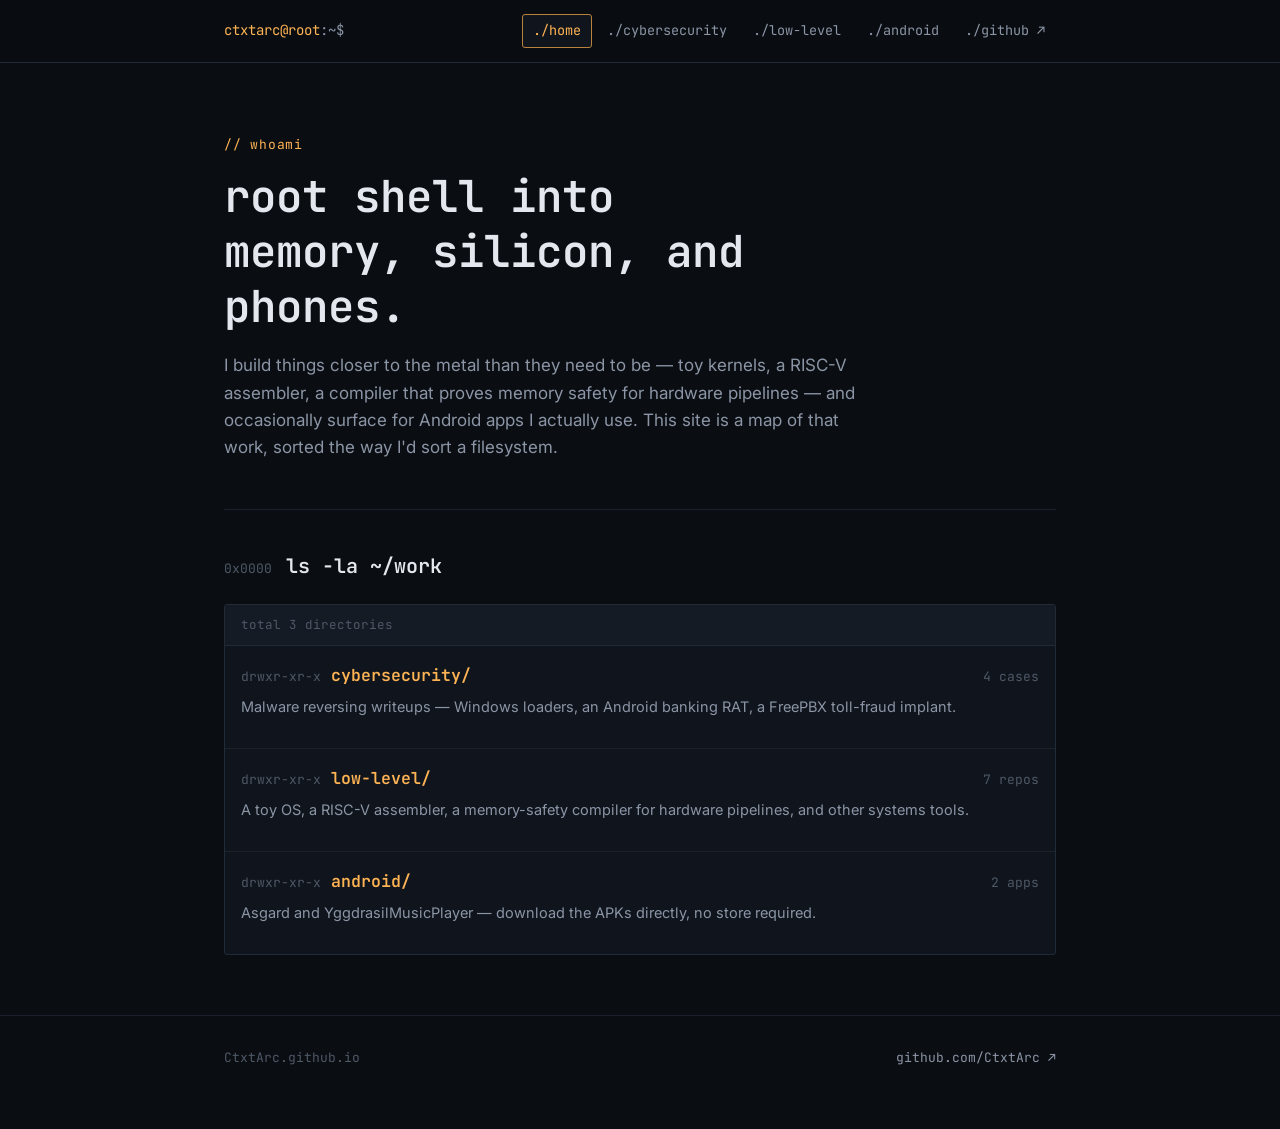
<file: index.html>
<!DOCTYPE html>
<html lang="en">
<head>
<meta charset="UTF-8">
<meta name="viewport" content="width=device-width, initial-scale=1.0">
<title>CtxtArc</title>
<meta name="description" content="CtxtArc — cybersecurity, low-level systems programming, and Android projects.">
<link rel="icon" href="data:,">
<link rel="preconnect" href="https://fonts.googleapis.com">
<link rel="preconnect" href="https://fonts.gstatic.com" crossorigin>
<link href="https://fonts.googleapis.com/css2?family=Inter:wght@400;500;600&family=JetBrains+Mono:wght@400;500;600;700&display=swap" rel="stylesheet">
<link rel="stylesheet" href="css/style.css">
</head>
<body>

<header class="topbar">
  <div class="topbar-inner">
    <div class="prompt"><span class="sigil">ctxtarc@root</span>:~$</div>
    <nav class="navpaths">
      <a href="index.html">./home</a>
      <a href="cybersecurity.html">./cybersecurity</a>
      <a href="lowlevel.html">./low-level</a>
      <a href="android.html">./android</a>
      <a href="https://github.com/CtxtArc">./github ↗</a>
    </nav>
  </div>
</header>

<main class="wrap">

  <section class="hero">
    <p class="eyebrow">// whoami</p>
    <h1>root shell into memory, silicon, and phones.</h1>
    <p class="lede">
      I build things closer to the metal than they need to be — toy kernels, a RISC-V
      assembler, a compiler that proves memory safety for hardware pipelines — and
      occasionally surface for Android apps I actually use. This site is a map of
      that work, sorted the way I'd sort a filesystem.
    </p>
  </section>

  <section class="section">
    <div class="section-head">
      <span class="offset">0x0000</span>
      <h2>ls -la ~/work</h2>
    </div>

    <div class="dirlist">
      <div class="dirlist-header">total 3 directories</div>

      <a class="direntry" href="cybersecurity.html">
        <div class="direntry-row">
          <span class="direntry-perm">drwxr-xr-x</span>
          <span class="direntry-name">cybersecurity/</span>
          <span class="direntry-count">4 cases</span>
        </div>
        <p class="direntry-desc">Malware reversing writeups — Windows loaders, an Android banking RAT, a FreePBX toll-fraud implant.</p>
      </a>

      <a class="direntry" href="lowlevel.html">
        <div class="direntry-row">
          <span class="direntry-perm">drwxr-xr-x</span>
          <span class="direntry-name">low-level/</span>
          <span class="direntry-count">7 repos</span>
        </div>
        <p class="direntry-desc">A toy OS, a RISC-V assembler, a memory-safety compiler for hardware pipelines, and other systems tools.</p>
      </a>

      <a class="direntry" href="android.html">
        <div class="direntry-row">
          <span class="direntry-perm">drwxr-xr-x</span>
          <span class="direntry-name">android/</span>
          <span class="direntry-count">2 apps</span>
        </div>
        <p class="direntry-desc">Asgard and YggdrasilMusicPlayer — download the APKs directly, no store required.</p>
      </a>
    </div>
  </section>

</main>

<footer class="sitefoot">
  <div class="wrap sitefoot-row">
    <span>CtxtArc.github.io</span>
    <a href="https://github.com/CtxtArc">github.com/CtxtArc ↗</a>
  </div>
</footer>

<script src="js/main.js"></script>
</body>
</html>
</file>
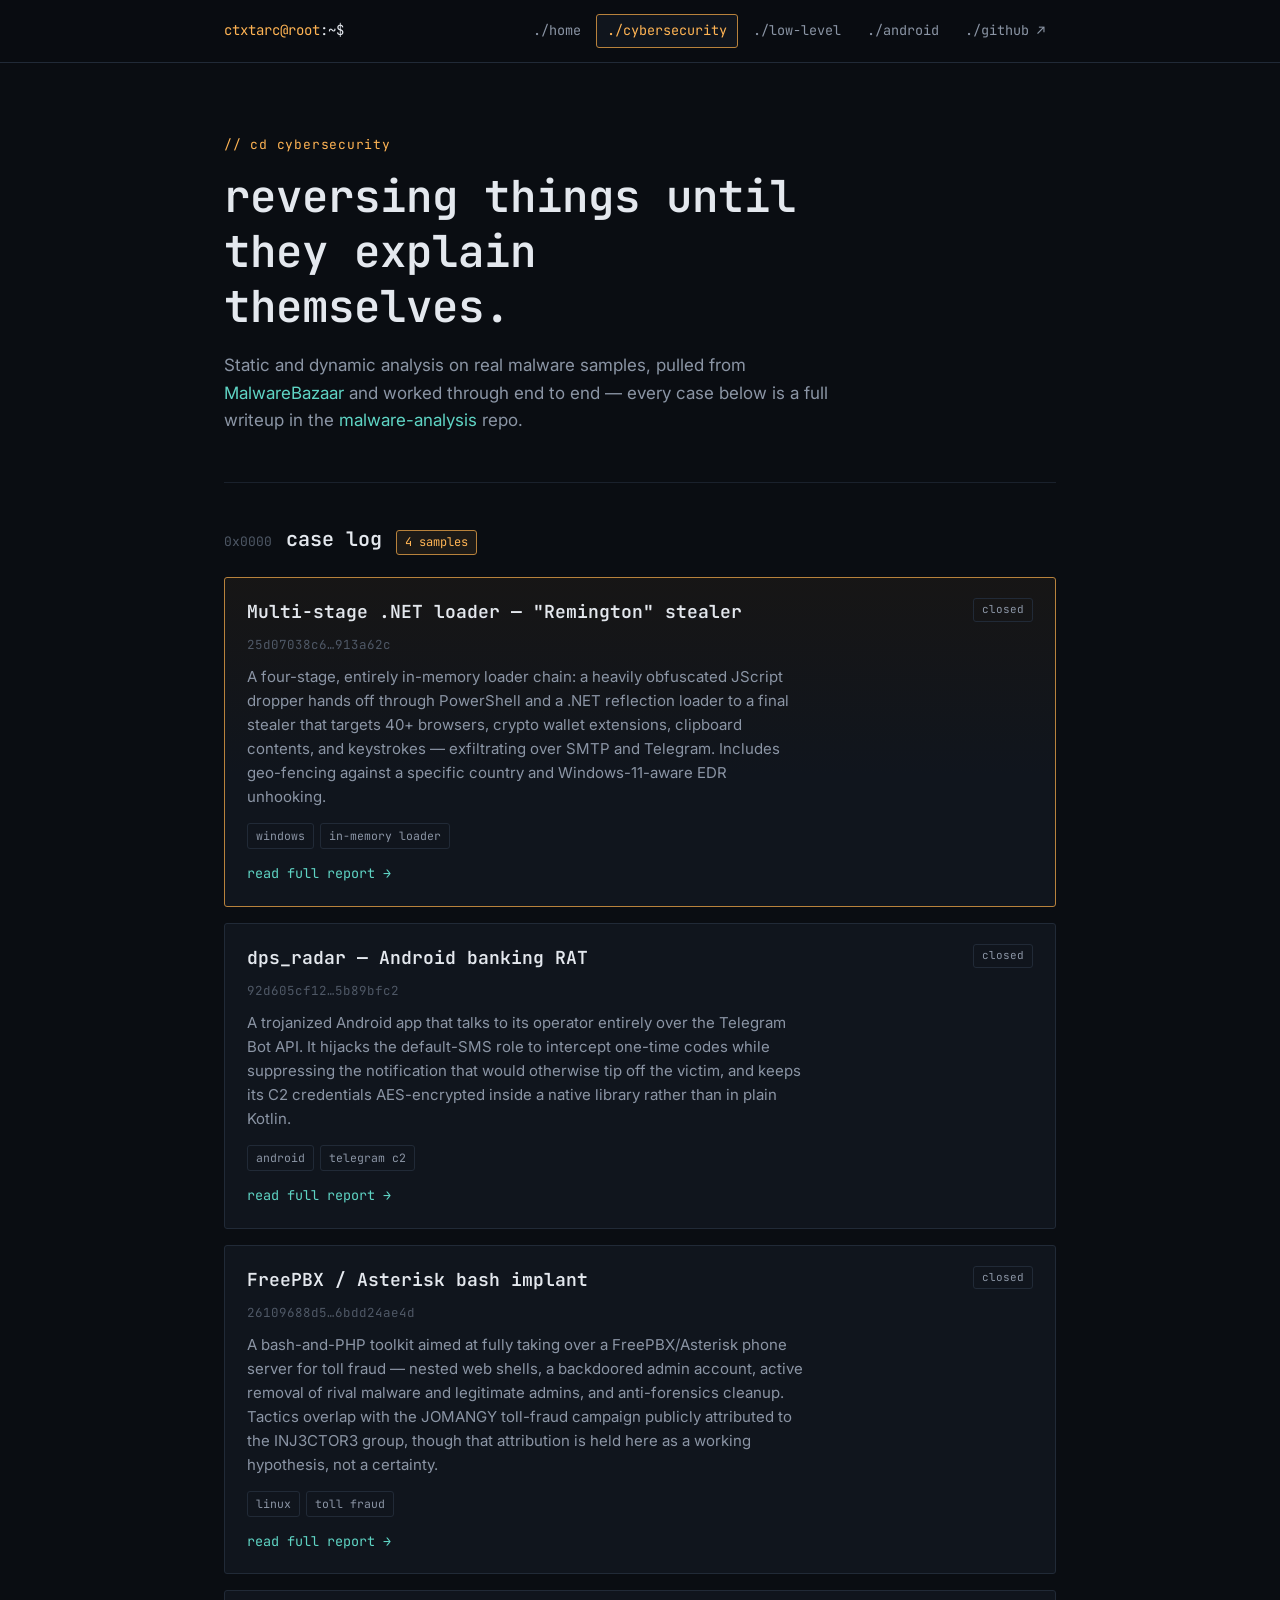
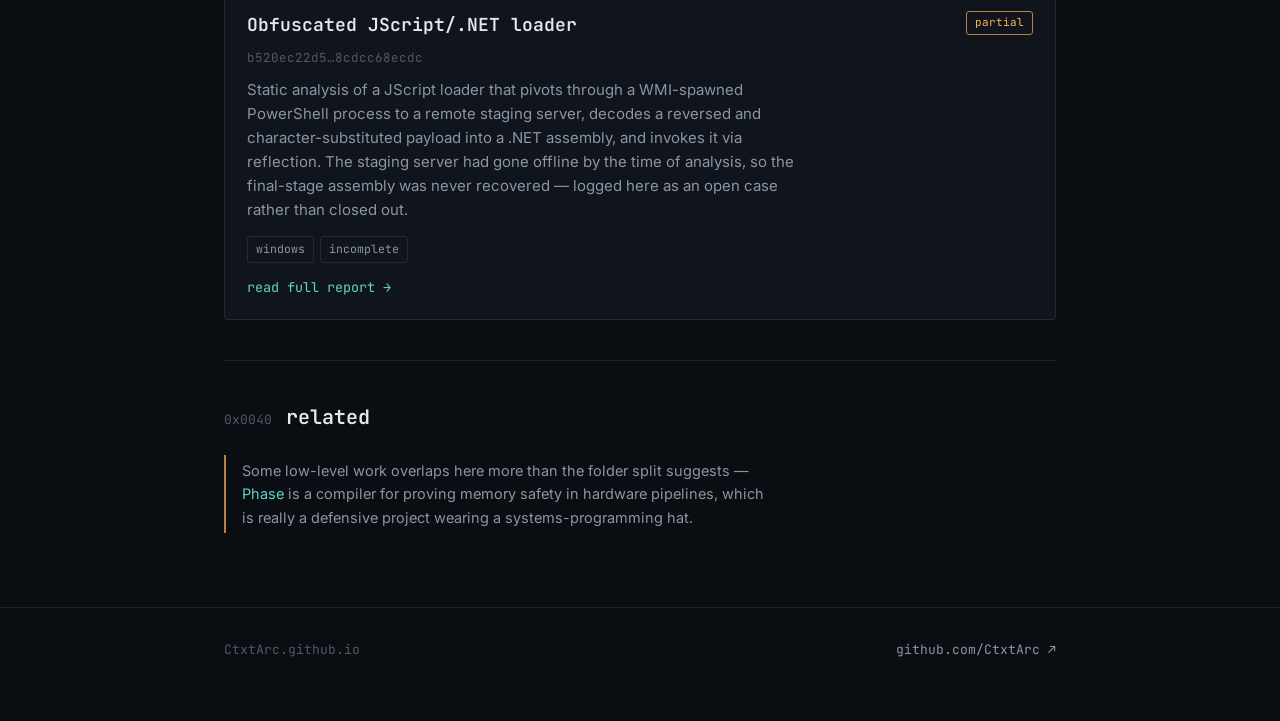
<file: cybersecurity.html>
<!DOCTYPE html>
<html lang="en">
<head>
<meta charset="UTF-8">
<meta name="viewport" content="width=device-width, initial-scale=1.0">
<title>Cybersecurity — CtxtArc</title>
<meta name="description" content="Malware analysis case log — writeups on reversing real samples, by CtxtArc.">
<link rel="icon" href="data:,">
<link rel="preconnect" href="https://fonts.googleapis.com">
<link rel="preconnect" href="https://fonts.gstatic.com" crossorigin>
<link href="https://fonts.googleapis.com/css2?family=Inter:wght@400;500;600&family=JetBrains+Mono:wght@400;500;600;700&display=swap" rel="stylesheet">
<link rel="stylesheet" href="css/style.css">
</head>
<body>

<header class="topbar">
  <div class="topbar-inner">
    <div class="prompt"><a href="index.html"><span class="sigil">ctxtarc@root</span>:~$</a></div>
    <nav class="navpaths">
      <a href="index.html">./home</a>
      <a href="cybersecurity.html">./cybersecurity</a>
      <a href="lowlevel.html">./low-level</a>
      <a href="android.html">./android</a>
      <a href="https://github.com/CtxtArc">./github ↗</a>
    </nav>
  </div>
</header>

<main class="wrap">

  <section class="hero">
    <p class="eyebrow">// cd cybersecurity</p>
    <h1>reversing things until they explain themselves.</h1>
    <p class="lede">
      Static and dynamic analysis on real malware samples, pulled from
      <a href="https://bazaar.abuse.ch/">MalwareBazaar</a> and worked through end
      to end — every case below is a full writeup in the
      <a href="https://github.com/CtxtArc/malware-analysis">malware-analysis</a> repo.
    </p>
  </section>

  <section class="section">
    <div class="section-head">
      <span class="offset">0x0000</span>
      <h2>case log</h2>
      <span class="tag">4 samples</span>
    </div>

    <div class="projects">

      <article class="card featured">
        <div class="card-head">
          <h3 class="card-title">Multi-stage .NET loader — "Remington" stealer</h3>
          <span class="status-badge">closed</span>
        </div>
        <p class="case-hash" title="25d07038c6cd7c5e6f43547f6078f70797aed03f572d39dc9395163b2913a62c">25d07038c6…913a62c</p>
        <p class="card-desc">
          A four-stage, entirely in-memory loader chain: a heavily obfuscated
          JScript dropper hands off through PowerShell and a .NET reflection
          loader to a final stealer that targets 40+ browsers, crypto wallet
          extensions, clipboard contents, and keystrokes — exfiltrating over
          SMTP and Telegram. Includes geo-fencing against a specific country
          and Windows-11-aware EDR unhooking.
        </p>
        <div class="topics">
          <span class="topic">windows</span>
          <span class="topic">in-memory loader</span>
        </div>
        <a class="card-link" href="https://github.com/CtxtArc/malware-analysis/blob/main/25d07038c6cd7c5e6f43547f6078f70797aed03f572d39dc9395163b2913a62c/README.md">read full report →</a>
      </article>

      <article class="card">
        <div class="card-head">
          <h3 class="card-title">dps_radar — Android banking RAT</h3>
          <span class="status-badge">closed</span>
        </div>
        <p class="case-hash" title="92d605cf12194302820a7e71e368690217e5ffc2bacf808084616ece5b89bfc2">92d605cf12…5b89bfc2</p>
        <p class="card-desc">
          A trojanized Android app that talks to its operator entirely over
          the Telegram Bot API. It hijacks the default-SMS role to intercept
          one-time codes while suppressing the notification that would
          otherwise tip off the victim, and keeps its C2 credentials
          AES-encrypted inside a native library rather than in plain Kotlin.
        </p>
        <div class="topics">
          <span class="topic">android</span>
          <span class="topic">telegram c2</span>
        </div>
        <a class="card-link" href="https://github.com/CtxtArc/malware-analysis/blob/main/92d605cf12194302820a7e71e368690217e5ffc2bacf808084616ece5b89bfc2/README.md">read full report →</a>
      </article>

      <article class="card">
        <div class="card-head">
          <h3 class="card-title">FreePBX / Asterisk bash implant</h3>
          <span class="status-badge">closed</span>
        </div>
        <p class="case-hash" title="26109688d5647bd23f18049a3a72aa1817388871fb9004fea576446bdd24ae4d">26109688d5…6bdd24ae4d</p>
        <p class="card-desc">
          A bash-and-PHP toolkit aimed at fully taking over a FreePBX/Asterisk
          phone server for toll fraud — nested web shells, a backdoored admin
          account, active removal of rival malware and legitimate admins, and
          anti-forensics cleanup. Tactics overlap with the JOMANGY toll-fraud
          campaign publicly attributed to the INJ3CTOR3 group, though that
          attribution is held here as a working hypothesis, not a certainty.
        </p>
        <div class="topics">
          <span class="topic">linux</span>
          <span class="topic">toll fraud</span>
        </div>
        <a class="card-link" href="https://github.com/CtxtArc/malware-analysis/blob/main/26109688d5647bd23f18049a3a72aa1817388871fb9004fea576446bdd24ae4d/README.md">read full report →</a>
      </article>

      <article class="card">
        <div class="card-head">
          <h3 class="card-title">Obfuscated JScript/.NET loader</h3>
          <span class="status-badge partial">partial</span>
        </div>
        <p class="case-hash" title="b520ec22d54dad3cdacb65e6a4e26aa4540fbbb033b14d84548548cdcc68ecdc">b520ec22d5…8cdcc68ecdc</p>
        <p class="card-desc">
          Static analysis of a JScript loader that pivots through a
          WMI-spawned PowerShell process to a remote staging server, decodes
          a reversed and character-substituted payload into a .NET assembly,
          and invokes it via reflection. The staging server had gone offline
          by the time of analysis, so the final-stage assembly was never
          recovered — logged here as an open case rather than closed out.
        </p>
        <div class="topics">
          <span class="topic">windows</span>
          <span class="topic">incomplete</span>
        </div>
        <a class="card-link" href="https://github.com/CtxtArc/malware-analysis/blob/main/b520ec22d54dad3cdacb65e6a4e26aa4540fbbb033b14d84548548cdcc68ecdc/README.md">read full report →</a>
      </article>

    </div>
  </section>

  <section class="section">
    <div class="section-head">
      <span class="offset">0x0040</span>
      <h2>related</h2>
    </div>
    <p class="callout">
      Some low-level work overlaps here more than the folder split suggests —
      <a href="lowlevel.html">Phase</a> is a compiler for proving memory safety in
      hardware pipelines, which is really a defensive project wearing a
      systems-programming hat.
    </p>
  </section>

</main>

<footer class="sitefoot">
  <div class="wrap sitefoot-row">
    <span>CtxtArc.github.io</span>
    <a href="https://github.com/CtxtArc">github.com/CtxtArc ↗</a>
  </div>
</footer>

<script src="js/main.js"></script>
</body>
</html>
</file>
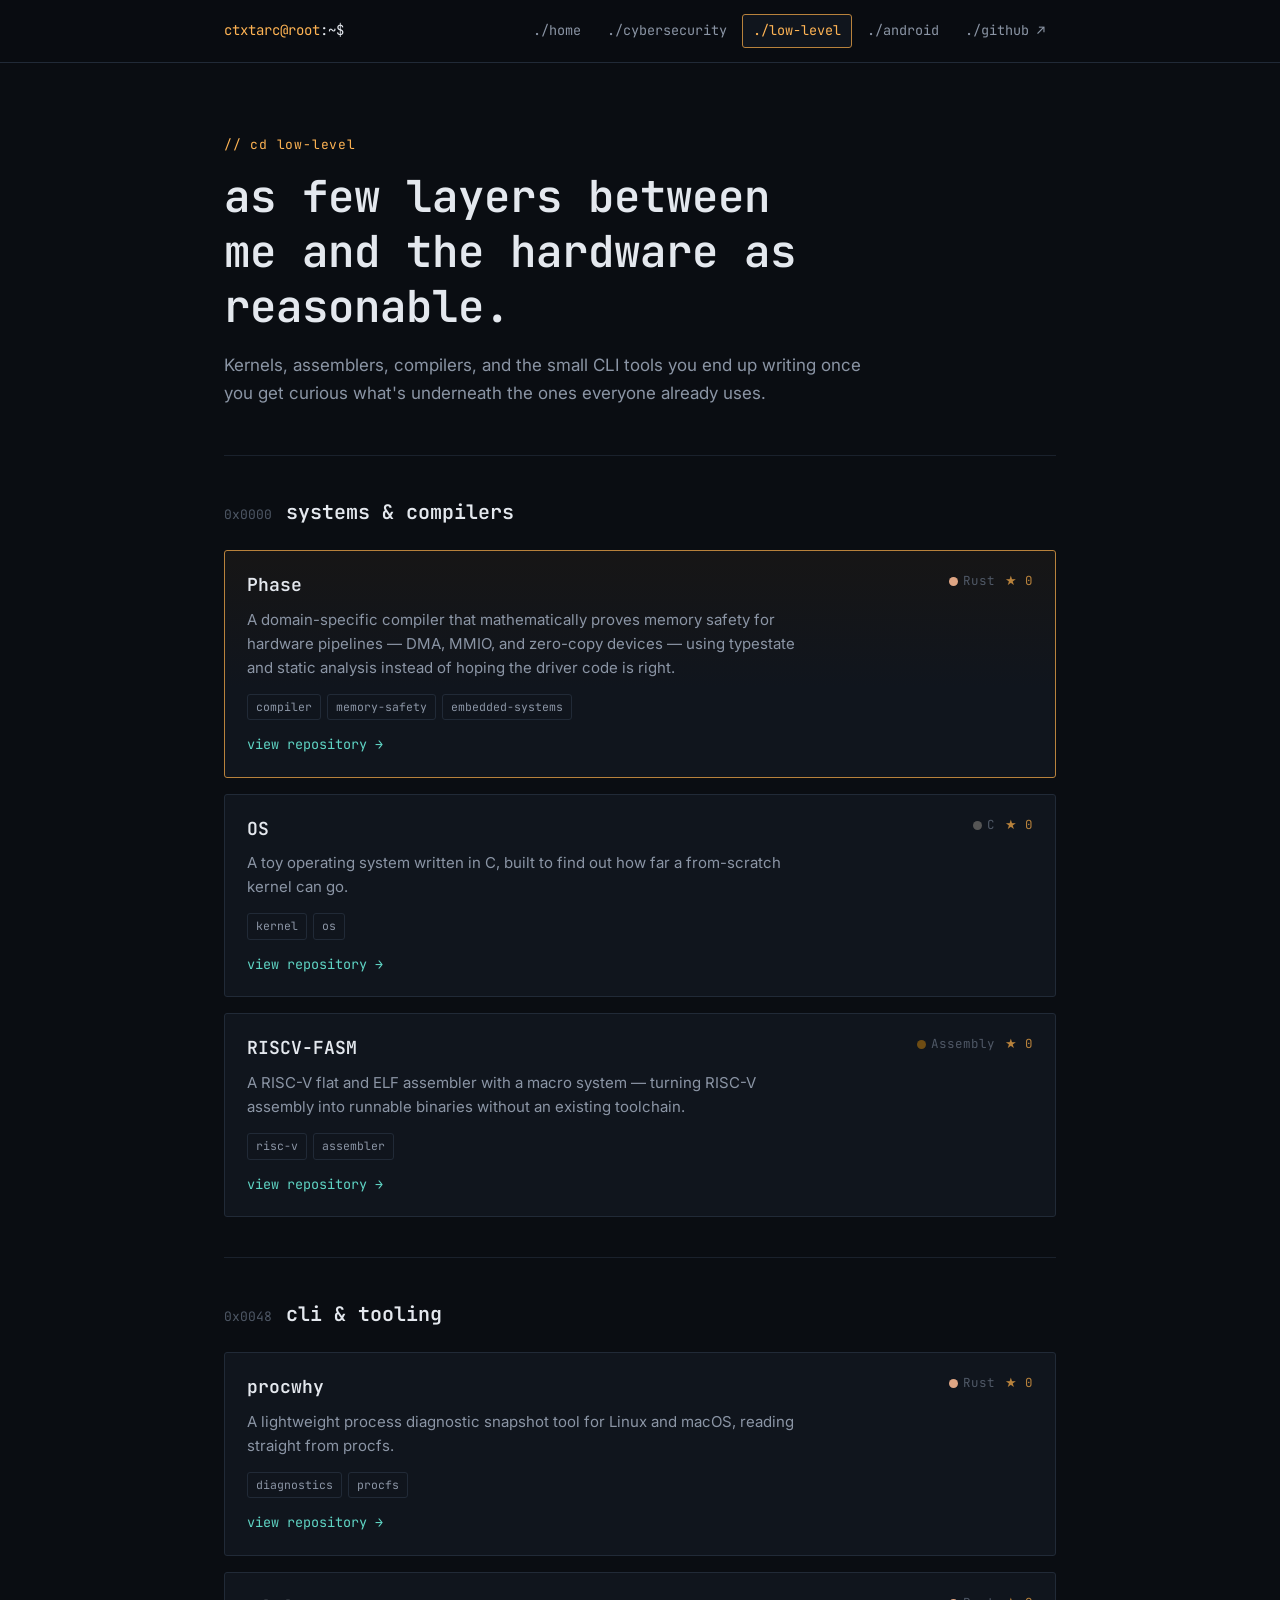
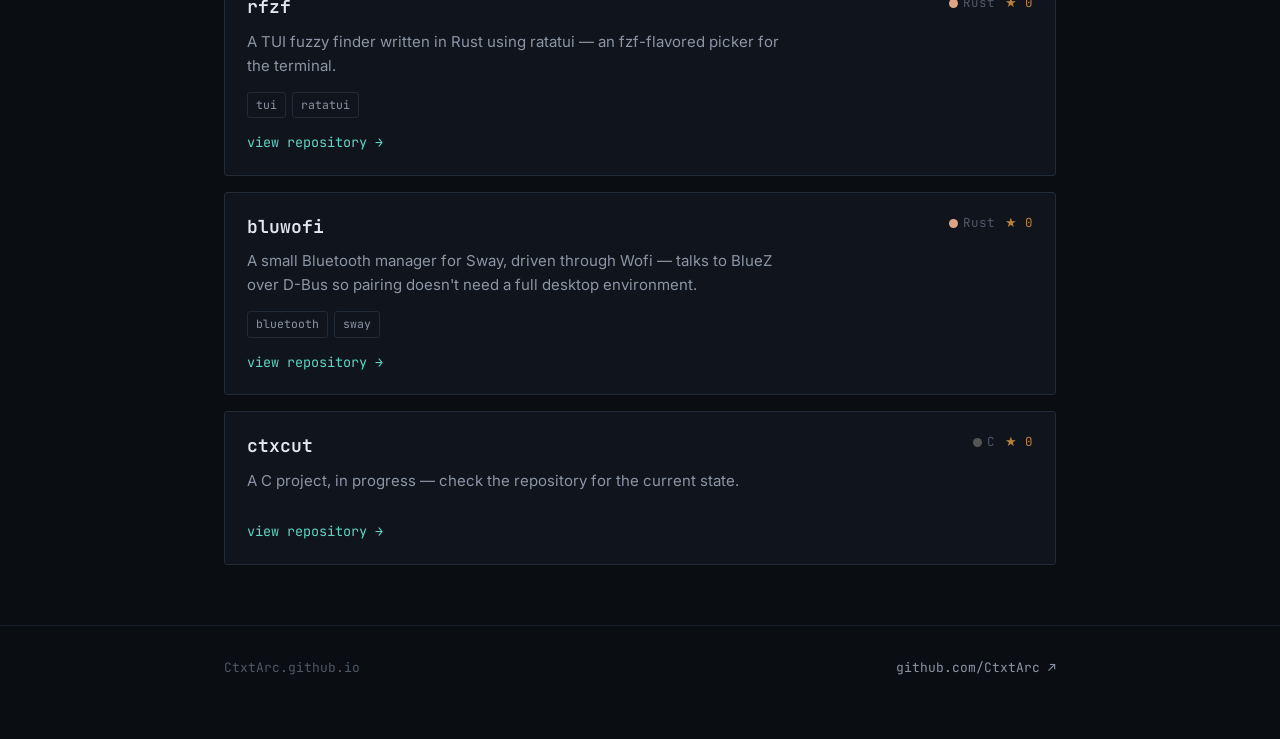
<file: lowlevel.html>
<!DOCTYPE html>
<html lang="en">
<head>
<meta charset="UTF-8">
<meta name="viewport" content="width=device-width, initial-scale=1.0">
<title>Low-level — CtxtArc</title>
<meta name="description" content="Systems programming, kernels, compilers, and CLI tools by CtxtArc.">
<link rel="icon" href="data:,">
<link rel="preconnect" href="https://fonts.googleapis.com">
<link rel="preconnect" href="https://fonts.gstatic.com" crossorigin>
<link href="https://fonts.googleapis.com/css2?family=Inter:wght@400;500;600&family=JetBrains+Mono:wght@400;500;600;700&display=swap" rel="stylesheet">
<link rel="stylesheet" href="css/style.css">
</head>
<body>

<header class="topbar">
  <div class="topbar-inner">
    <div class="prompt"><a href="index.html"><span class="sigil">ctxtarc@root</span>:~$</a></div>
    <nav class="navpaths">
      <a href="index.html">./home</a>
      <a href="cybersecurity.html">./cybersecurity</a>
      <a href="lowlevel.html">./low-level</a>
      <a href="android.html">./android</a>
      <a href="https://github.com/CtxtArc">./github ↗</a>
    </nav>
  </div>
</header>

<main class="wrap">

  <section class="hero">
    <p class="eyebrow">// cd low-level</p>
    <h1>as few layers between me and the hardware as reasonable.</h1>
    <p class="lede">
      Kernels, assemblers, compilers, and the small CLI tools you end up writing
      once you get curious what's underneath the ones everyone already uses.
    </p>
  </section>

  <section class="section">
    <div class="section-head">
      <span class="offset">0x0000</span>
      <h2>systems &amp; compilers</h2>
    </div>

    <div class="projects">
      <article class="card featured">
        <div class="card-head">
          <h3 class="card-title"><a href="https://github.com/CtxtArc/Phase">Phase</a></h3>
          <div class="card-meta">
            <span><span class="lang-dot" style="background:#dea584"></span>Rust</span>
            <span class="stars" data-repo="Phase">★ 0</span>
          </div>
        </div>
        <p class="card-desc">
          A domain-specific compiler that mathematically proves memory safety for
          hardware pipelines — DMA, MMIO, and zero-copy devices — using typestate
          and static analysis instead of hoping the driver code is right.
        </p>
        <div class="topics">
          <span class="topic">compiler</span><span class="topic">memory-safety</span>
          <span class="topic">embedded-systems</span>
        </div>
        <a class="card-link" href="https://github.com/CtxtArc/Phase">view repository →</a>
      </article>

      <article class="card">
        <div class="card-head">
          <h3 class="card-title"><a href="https://github.com/CtxtArc/OS">OS</a></h3>
          <div class="card-meta">
            <span><span class="lang-dot" style="background:#555555"></span>C</span>
            <span class="stars" data-repo="OS">★ 0</span>
          </div>
        </div>
        <p class="card-desc">
          A toy operating system written in C, built to find out how far a
          from-scratch kernel can go.
        </p>
        <div class="topics">
          <span class="topic">kernel</span><span class="topic">os</span>
        </div>
        <a class="card-link" href="https://github.com/CtxtArc/OS">view repository →</a>
      </article>

      <article class="card">
        <div class="card-head">
          <h3 class="card-title"><a href="https://github.com/CtxtArc/RISCV-FASM">RISCV-FASM</a></h3>
          <div class="card-meta">
            <span><span class="lang-dot" style="background:#6e4c13"></span>Assembly</span>
            <span class="stars" data-repo="RISCV-FASM">★ 0</span>
          </div>
        </div>
        <p class="card-desc">
          A RISC-V flat and ELF assembler with a macro system — turning RISC-V
          assembly into runnable binaries without an existing toolchain.
        </p>
        <div class="topics">
          <span class="topic">risc-v</span><span class="topic">assembler</span>
        </div>
        <a class="card-link" href="https://github.com/CtxtArc/RISCV-FASM">view repository →</a>
      </article>
    </div>
  </section>

  <section class="section">
    <div class="section-head">
      <span class="offset">0x0048</span>
      <h2>cli &amp; tooling</h2>
    </div>

    <div class="projects">
      <article class="card">
        <div class="card-head">
          <h3 class="card-title"><a href="https://github.com/CtxtArc/procwhy">procwhy</a></h3>
          <div class="card-meta">
            <span><span class="lang-dot" style="background:#dea584"></span>Rust</span>
            <span class="stars" data-repo="procwhy">★ 0</span>
          </div>
        </div>
        <p class="card-desc">
          A lightweight process diagnostic snapshot tool for Linux and macOS,
          reading straight from procfs.
        </p>
        <div class="topics">
          <span class="topic">diagnostics</span><span class="topic">procfs</span>
        </div>
        <a class="card-link" href="https://github.com/CtxtArc/procwhy">view repository →</a>
      </article>

      <article class="card">
        <div class="card-head">
          <h3 class="card-title"><a href="https://github.com/CtxtArc/rfzf">rfzf</a></h3>
          <div class="card-meta">
            <span><span class="lang-dot" style="background:#dea584"></span>Rust</span>
            <span class="stars" data-repo="rfzf">★ 0</span>
          </div>
        </div>
        <p class="card-desc">
          A TUI fuzzy finder written in Rust using ratatui — an fzf-flavored
          picker for the terminal.
        </p>
        <div class="topics">
          <span class="topic">tui</span><span class="topic">ratatui</span>
        </div>
        <a class="card-link" href="https://github.com/CtxtArc/rfzf">view repository →</a>
      </article>

      <article class="card">
        <div class="card-head">
          <h3 class="card-title"><a href="https://github.com/CtxtArc/bluwofi">bluwofi</a></h3>
          <div class="card-meta">
            <span><span class="lang-dot" style="background:#dea584"></span>Rust</span>
            <span class="stars" data-repo="bluwofi">★ 0</span>
          </div>
        </div>
        <p class="card-desc">
          A small Bluetooth manager for Sway, driven through Wofi — talks to
          BlueZ over D-Bus so pairing doesn't need a full desktop environment.
        </p>
        <div class="topics">
          <span class="topic">bluetooth</span><span class="topic">sway</span>
        </div>
        <a class="card-link" href="https://github.com/CtxtArc/bluwofi">view repository →</a>
      </article>

      <article class="card">
        <div class="card-head">
          <h3 class="card-title"><a href="https://github.com/CtxtArc/ctxcut">ctxcut</a></h3>
          <div class="card-meta">
            <span><span class="lang-dot" style="background:#555555"></span>C</span>
            <span class="stars" data-repo="ctxcut">★ 0</span>
          </div>
        </div>
        <p class="card-desc">A C project, in progress — check the repository for the current state.</p>
        <a class="card-link" href="https://github.com/CtxtArc/ctxcut">view repository →</a>
      </article>
    </div>
  </section>

</main>

<footer class="sitefoot">
  <div class="wrap sitefoot-row">
    <span>CtxtArc.github.io</span>
    <a href="https://github.com/CtxtArc">github.com/CtxtArc ↗</a>
  </div>
</footer>

<script src="js/main.js"></script>
</body>
</html>
</file>
<file: css/style.css>
/* =========================================================
   CtxtArc — shared design tokens
   Look & feel: disassembly listing / hex-dump, not a fake
   terminal. Amber phosphor accent on charcoal-navy.
   ========================================================= */

:root {
  --bg:          #0a0d12;
  --bg-panel:    #10151d;
  --bg-panel-2:  #141b25;
  --border:      #212a37;
  --border-soft: #1a212c;

  --text:        #e4e8ee;
  --text-dim:    #8b95a5;
  --text-faint:  #4f5866;

  --amber:       #ffb454;
  --amber-dim:   #b8823c;
  --teal:        #5fd4c4;
  --red:         #ff6f6f;

  --mono: 'JetBrains Mono', 'IBM Plex Mono', ui-monospace, SFMono-Regular, Menlo, Consolas, monospace;
  --sans: 'Inter', -apple-system, BlinkMacSystemFont, 'Segoe UI', sans-serif;

  --radius: 3px;
  --maxw: 880px;
}

* { box-sizing: border-box; }

html {
  scroll-behavior: smooth;
}

@media (prefers-reduced-motion: reduce) {
  html { scroll-behavior: auto; }
  *, *::before, *::after {
    animation-duration: 0.001ms !important;
    animation-iteration-count: 1 !important;
    transition-duration: 0.001ms !important;
  }
}

body {
  margin: 0;
  background: var(--bg);
  color: var(--text);
  font-family: var(--sans);
  font-size: 16px;
  line-height: 1.6;
  -webkit-font-smoothing: antialiased;
}

a {
  color: var(--teal);
  text-decoration: none;
}
a:hover { text-decoration: underline; }
a:focus-visible,
button:focus-visible,
[tabindex]:focus-visible {
  outline: 2px solid var(--amber);
  outline-offset: 2px;
}

code, .mono {
  font-family: var(--mono);
}

.wrap {
  max-width: var(--maxw);
  margin: 0 auto;
  padding: 0 24px;
}

/* ---------- top bar ---------- */

.topbar {
  position: sticky;
  top: 0;
  z-index: 20;
  background: rgba(10, 13, 18, 0.88);
  backdrop-filter: blur(8px);
  border-bottom: 1px solid var(--border);
}

.topbar-inner {
  max-width: var(--maxw);
  margin: 0 auto;
  padding: 14px 24px;
  display: flex;
  align-items: baseline;
  justify-content: space-between;
  gap: 16px;
  flex-wrap: wrap;
}

.prompt {
  font-family: var(--mono);
  font-size: 14px;
  color: var(--text-dim);
  white-space: nowrap;
}
.prompt a { color: var(--text); }
.prompt .sigil { color: var(--amber); }

.navpaths {
  display: flex;
  gap: 4px;
  flex-wrap: wrap;
  font-family: var(--mono);
  font-size: 13.5px;
}
.navpaths a {
  color: var(--text-dim);
  padding: 5px 10px;
  border: 1px solid transparent;
  border-radius: var(--radius);
}
.navpaths a:hover {
  color: var(--text);
  border-color: var(--border);
  text-decoration: none;
  background: var(--bg-panel);
}
.navpaths a.active {
  color: var(--amber);
  border-color: var(--amber-dim);
  background: var(--bg-panel);
}

/* ---------- hero ---------- */

.hero {
  padding: 72px 0 40px;
}
.hero .eyebrow {
  font-family: var(--mono);
  font-size: 13px;
  color: var(--amber);
  letter-spacing: 0.06em;
  margin: 0 0 14px;
}
.hero h1 {
  font-family: var(--mono);
  font-size: clamp(28px, 5vw, 44px);
  line-height: 1.25;
  font-weight: 600;
  margin: 0 0 18px;
  max-width: 22ch;
}
.hero p.lede {
  color: var(--text-dim);
  max-width: 58ch;
  font-size: 17px;
  margin: 0 0 8px;
}

/* ---------- offset gutter section headers ----------
   Signature element: every major section is labeled like
   a symbol-table / objdump entry with an incrementing hex
   offset, echoing the disassembly listings this person
   actually writes. */

.section {
  padding: 40px 0;
  border-top: 1px solid var(--border-soft);
}
.section:first-of-type { border-top: none; }

.section-head {
  display: flex;
  align-items: baseline;
  gap: 14px;
  margin-bottom: 22px;
}
.offset {
  font-family: var(--mono);
  font-size: 13px;
  color: var(--text-faint);
  white-space: nowrap;
}
.section-head h2 {
  font-family: var(--mono);
  font-size: 20px;
  font-weight: 600;
  margin: 0;
  color: var(--text);
}
.section-head .tag {
  font-family: var(--mono);
  font-size: 12px;
  color: var(--amber);
  background: rgba(255, 180, 84, 0.08);
  border: 1px solid var(--amber-dim);
  padding: 2px 8px;
  border-radius: var(--radius);
}

/* ---------- directory listing (home) ---------- */

.dirlist {
  border: 1px solid var(--border);
  border-radius: var(--radius);
  overflow: hidden;
  background: var(--bg-panel);
}
.dirlist-header {
  font-family: var(--mono);
  font-size: 12.5px;
  color: var(--text-faint);
  padding: 10px 16px;
  border-bottom: 1px solid var(--border);
  background: var(--bg-panel-2);
}
.direntry {
  display: block;
  padding: 16px;
  border-bottom: 1px solid var(--border-soft);
  transition: background 0.12s ease;
}
.direntry:last-child { border-bottom: none; }
.direntry:hover {
  background: var(--bg-panel-2);
  text-decoration: none;
}
.direntry-row {
  display: flex;
  align-items: baseline;
  gap: 10px;
  font-family: var(--mono);
  flex-wrap: wrap;
}
.direntry-perm {
  color: var(--text-faint);
  font-size: 13px;
}
.direntry-name {
  color: var(--amber);
  font-size: 16.5px;
  font-weight: 600;
}
.direntry-count {
  color: var(--text-faint);
  font-size: 13px;
  margin-left: auto;
}
.direntry-desc {
  color: var(--text-dim);
  font-size: 14.5px;
  margin-top: 6px;
  font-family: var(--sans);
}

/* ---------- git log style feed ---------- */

.gitlog {
  display: flex;
  flex-direction: column;
  gap: 0;
}
.gitlog-item {
  display: grid;
  grid-template-columns: 90px 1fr;
  gap: 14px;
  padding: 12px 0;
  border-bottom: 1px solid var(--border-soft);
  font-size: 14.5px;
}
.gitlog-item:last-child { border-bottom: none; }
.gitlog-hash {
  font-family: var(--mono);
  color: var(--teal);
  font-size: 13px;
}
.gitlog-msg .repo {
  color: var(--text);
  font-weight: 600;
}
.gitlog-msg .desc {
  color: var(--text-dim);
}

/* ---------- project cards ---------- */

.projects {
  display: flex;
  flex-direction: column;
  gap: 16px;
}
.card {
  border: 1px solid var(--border);
  border-radius: var(--radius);
  background: var(--bg-panel);
  padding: 20px 22px;
}
.card.featured {
  border-color: var(--amber-dim);
  background: linear-gradient(180deg, rgba(255,180,84,0.05), var(--bg-panel) 60%);
}
.card-head {
  display: flex;
  align-items: flex-start;
  justify-content: space-between;
  gap: 12px;
  flex-wrap: wrap;
  margin-bottom: 8px;
}
.card-title {
  font-family: var(--mono);
  font-size: 18px;
  font-weight: 600;
  color: var(--text);
  margin: 0;
}
.card-title a {
  color: inherit;
}
.card-title a:hover { color: var(--amber); }
.card-meta {
  display: flex;
  gap: 10px;
  align-items: center;
  font-family: var(--mono);
  font-size: 12.5px;
  color: var(--text-faint);
  flex-wrap: wrap;
}
.lang-dot {
  width: 9px;
  height: 9px;
  border-radius: 50%;
  display: inline-block;
  margin-right: 5px;
  vertical-align: -1px;
}
.stars {
  color: var(--amber-dim);
}
.stars.live { color: var(--amber); }
.card-desc {
  color: var(--text-dim);
  font-size: 15px;
  margin: 8px 0 14px;
  max-width: 62ch;
}
.topics {
  display: flex;
  flex-wrap: wrap;
  gap: 6px;
}
.topic {
  font-family: var(--mono);
  font-size: 11.5px;
  color: var(--text-dim);
  border: 1px solid var(--border);
  border-radius: var(--radius);
  padding: 3px 8px;
}
.card-link {
  display: inline-flex;
  align-items: center;
  gap: 6px;
  margin-top: 14px;
  font-family: var(--mono);
  font-size: 13.5px;
  color: var(--teal);
}

/* ---------- ecosystem strip (android hub) ---------- */

.ecosystem-note {
  display: flex;
  align-items: center;
  gap: 10px;
  font-family: var(--mono);
  font-size: 13px;
  color: var(--text-dim);
  border: 1px solid var(--border);
  background: var(--bg-panel);
  border-radius: var(--radius);
  padding: 10px 14px;
  max-width: fit-content;
  margin-top: 22px;
}
.ecosystem-note .dot {
  width: 7px;
  height: 7px;
  border-radius: 50%;
  background: var(--amber);
  display: inline-block;
  flex-shrink: 0;
}

/* ---------- app download card ---------- */

.appcard {
  border: 1px solid var(--border);
  border-radius: var(--radius);
  background: var(--bg-panel);
  padding: 26px;
  display: grid;
  grid-template-columns: 64px 1fr;
  gap: 20px;
}
.appicon {
  width: 64px;
  height: 64px;
  border-radius: 14px;
  overflow: hidden;
  display: flex;
  align-items: center;
  justify-content: center;
  flex-shrink: 0;
}
.appicon img {
  width: 100%;
  height: 100%;
  object-fit: cover;
  display: block;
}
.appcard-head {
  display: flex;
  align-items: flex-start;
  justify-content: space-between;
  gap: 12px;
  flex-wrap: wrap;
}
.appcard-title {
  font-family: var(--mono);
  font-size: 20px;
  font-weight: 600;
  margin: 0 0 4px;
  color: var(--text);
}
.appcard-tagline {
  color: var(--text-dim);
  font-size: 14px;
  margin: 0;
}
.appcard-desc {
  color: var(--text-dim);
  font-size: 15px;
  max-width: 56ch;
  margin: 14px 0;
}
.appcard-meta {
  font-family: var(--mono);
  font-size: 12.5px;
  color: var(--text-faint);
  display: flex;
  gap: 14px;
  flex-wrap: wrap;
  margin-top: 4px;
}
.appcard-meta span.ready { color: var(--teal); }

.appcard-actions {
  display: flex;
  align-items: center;
  gap: 12px;
  flex-wrap: wrap;
  margin-top: 16px;
}

.btn {
  display: inline-flex;
  align-items: center;
  gap: 8px;
  font-family: var(--mono);
  font-size: 14px;
  font-weight: 600;
  padding: 10px 18px;
  border-radius: var(--radius);
  border: 1px solid transparent;
  cursor: pointer;
  text-decoration: none;
}
.btn:hover { text-decoration: none; }
.btn-primary {
  background: var(--amber);
  color: #1a1206;
}
.btn-primary:hover { background: #ffc370; }
.btn-secondary {
  background: transparent;
  border-color: var(--border);
  color: var(--text-dim);
}
.btn-secondary:hover {
  border-color: var(--text-faint);
  color: var(--text);
}

.case-hash {
  font-family: var(--mono);
  font-size: 12.5px;
  color: var(--text-faint);
  word-break: break-all;
  margin: 2px 0 10px;
}
.status-badge {
  font-family: var(--mono);
  font-size: 11px;
  padding: 2px 8px;
  border-radius: var(--radius);
  border: 1px solid var(--border);
  color: var(--text-dim);
  white-space: nowrap;
}
.status-badge.partial {
  color: var(--amber);
  border-color: var(--amber-dim);
}

/* ---------- footer ---------- */

footer.sitefoot {
  border-top: 1px solid var(--border-soft);
  padding: 32px 0 60px;
  margin-top: 20px;
}
.sitefoot-row {
  display: flex;
  justify-content: space-between;
  align-items: center;
  flex-wrap: wrap;
  gap: 12px;
  font-family: var(--mono);
  font-size: 13px;
  color: var(--text-faint);
}
.sitefoot-row a { color: var(--text-dim); }

/* ---------- misc ---------- */

.intro-text {
  color: var(--text-dim);
  max-width: 64ch;
  font-size: 15.5px;
}
.intro-text + .intro-text { margin-top: 12px; }

.callout {
  border-left: 2px solid var(--amber-dim);
  padding: 4px 0 4px 16px;
  color: var(--text-dim);
  font-size: 14.5px;
  max-width: 60ch;
}

@media (max-width: 560px) {
  .gitlog-item { grid-template-columns: 1fr; gap: 4px; }
  .direntry-count { margin-left: 0; }
}
</file>
